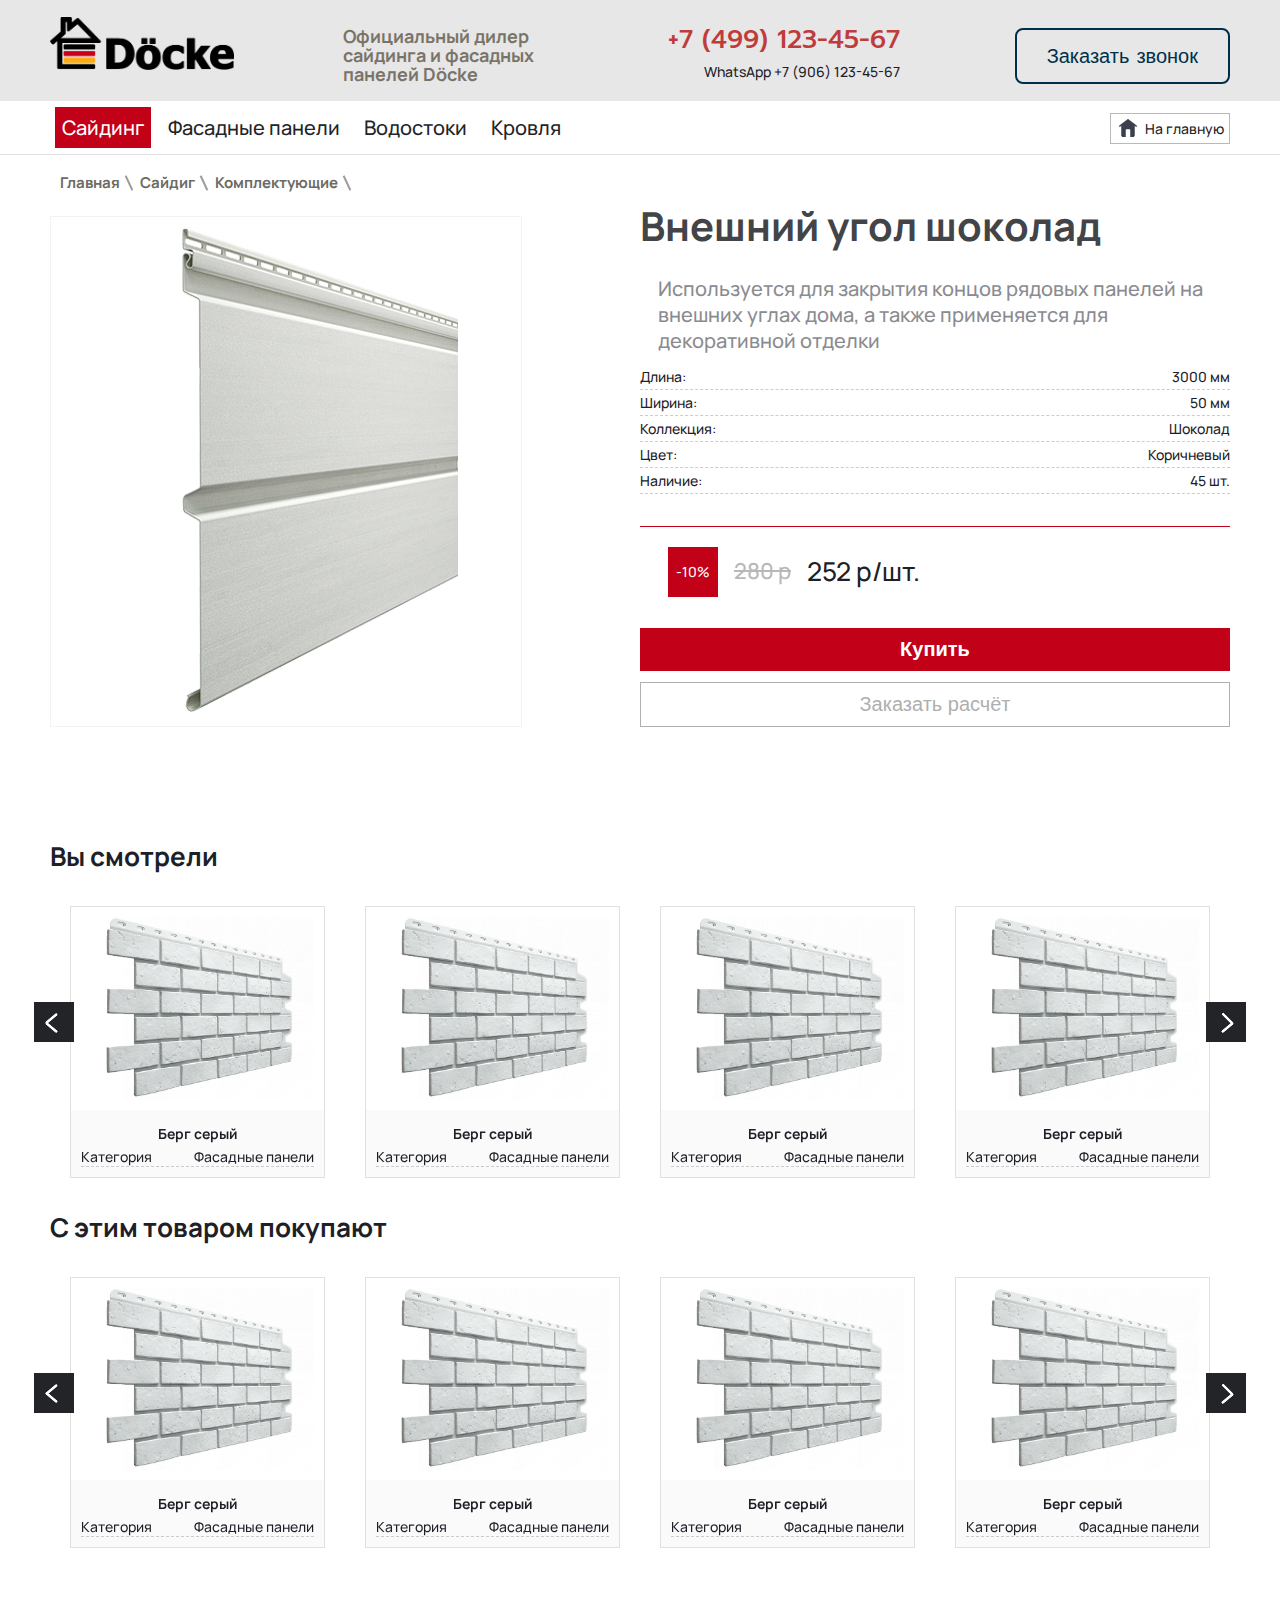
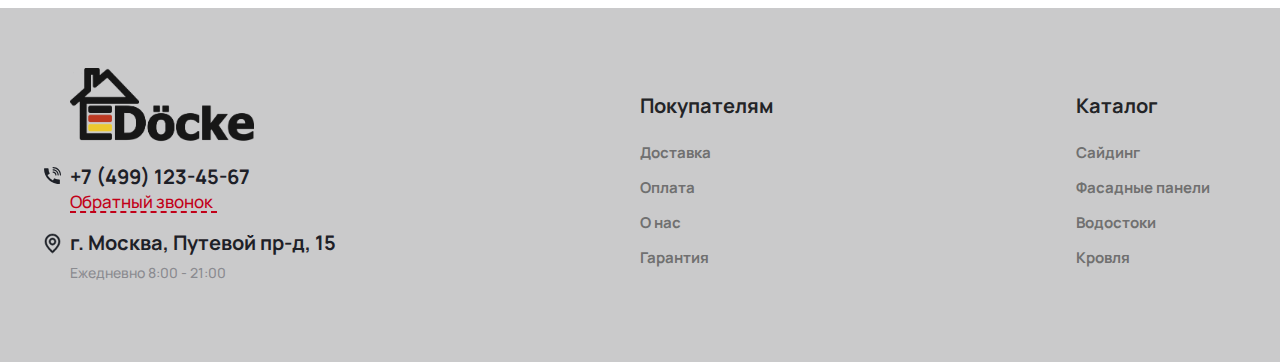
<file: product.html>
<!DOCTYPE html>
<html lang="en">
<head>
    <meta charset="UTF-8">
    <title>Title</title>
    <link rel="preconnect" href="https://fonts.googleapis.com">
    <link rel="preconnect" href="https://fonts.gstatic.com" crossorigin>
    <link href="https://fonts.googleapis.com/css2?family=Manrope:wght@400;500&family=Prompt:wght@500;700&display=swap"
          rel="stylesheet">
    <link rel="stylesheet" href="https://unpkg.com/swiper/swiper-bundle.min.css"/>
    <link rel="stylesheet" href="css/reset.css">
    <link rel="stylesheet" href="css/slick.css">
    <link rel="stylesheet" href="css/style.css">
</head>
<body>
<button class="scrollUp"></button>
<header class="header">
    <div class="container">
        <div class="header-wrapper">
            <div class="logo">
                <img src="images/icons/logo.webp" alt="logo" class="logo-img">
            </div>
            <div class="header-oficial-text">
                <p class="oficial-text">
                    Официальный дилер
                    сайдинга и фасадных
                    панелей Döcke
                </p>
            </div>
            <div class="header-phone">
                <div class="phone-num">
                    <a href="tel:+74991234567" class="phone-link">+7 (499) 123-45-67</a>
                </div>
                <div class="whatsapp">
                    <a href="https://web.whatsapp.com/send?phone=79061234567" class="whatsapp-link">WhatsApp +7 (906)
                        123-45-67</a>
                </div>
            </div>
            <button class="header-callback">
                <span>Заказать звонок</span>
            </button>
        </div>
    </div>
    <div class="header-bottom-wrapper">
        <div class="container">
            <div class="header-bottom-inner">
                <ul class="catalog-inner">
                    <li class="catalog-list-item">
                        <a href="#" class="catalog-link-item active">
                            Сайдинг
                        </a>
                    </li>
                    <li class="catalog-list-item">
                        <a href="#" class="catalog-link-item">
                            Фасадные панели
                        </a>
                    </li>
                    <li class="catalog-list-item">
                        <a href="#" class="catalog-link-item">
                            Водостоки
                        </a>
                    </li>
                    <li class="catalog-list-item">
                        <a href="#" class="catalog-link-item">
                            Кровля
                        </a>
                    </li>
                </ul>
                <a href="index.html" class="back-benefits">На главную</a>
            </div>
        </div>
    </div>
</header>

<div class="pagination-wrapper">
    <div class="container">
        <div class="pagination-inner">
            <div class="pagination-item">
                <a href="index.html" class="pagination-link">Главная</a>
            </div>
            <div class="pagination-item">
                <a href="siding.html" class="pagination-link">Сайдиг</a>
            </div>
            <div class="pagination-item">
                <a href="siding.html" class="pagination-link">Комплектующие</a>
            </div>
        </div>
    </div>
</div>





<section class="product-main">
    <div class="container">
        <div class="product-main-wrapper">
            <div class="product-img">
                <img src="images/popular-item/BRUS_D6S_PLOMBIR_PREV.png" alt="" class="product-img-inner">
            </div>
            <div class="product-description">
                <h1 class="product-title">Внешний угол шоколад</h1>
                <div class="description-wrapper">
                    <p class="description-text">Используется для закрытия
                        концов рядовых панелей на
                        внешних углах дома, а также
                        применяется для декоративной отделки
                    </p>
                    <div class="description-bottom">
                        <div class="description-data-wrapper">
                            <div class="description-name">
                                <span class="description-text-small">Длина:</span>
                            </div>
                            <div class="description-data">
                                <span class="description-text-small">3000 мм</span>
                            </div>
                        </div>
                       <div class="description-data-wrapper">
                           <div class="description-name">
                               <span class="description-text-small">Ширина:</span>
                           </div>
                           <div class="description-data">
                               <span class="description-text-small">50 мм</span>
                           </div>
                       </div>
                       <div class="description-data-wrapper">
                           <div class="description-name">
                               <span class="description-text-small">Коллекция:</span>
                           </div>
                           <div class="description-data">
                               <span class="description-text-small">Шоколад</span>
                           </div>
                       </div>
                       <div class="description-data-wrapper">
                           <div class="description-name">
                               <span class="description-text-small">Цвет:</span>
                           </div>
                           <div class="description-data">
                               <span class="description-text-small">Коричневый</span>
                           </div>
                       </div>
                        <div class="description-data-wrapper">
                            <div class="description-name">
                                <span class="description-text-small">Наличие:</span>
                            </div>
                            <div class="description-data">
                                <span class="description-text-small">45 шт.</span>
                            </div>
                        </div>
                    </div>
                </div>
                <div class="sale-wrapper">
                    <div class="product-sale">
                        <span class="sale-text">-10%</span>
                    </div>
                    <s class="old-price">280 р</s>
                    <p class="new-price">252 р/шт.</p>
                </div>
                <button class="by-now">Купить</button>
                <button class="calculate">Заказать расчёт</button>
            </div>
        </div>
    </div>
</section>

<section class="product-bottom">
    <div class="container">
        <p class="recent-title">Вы смотрели</p>
        <div class="recent-wrapper-slider">
            <div class="recent-product">
                <div class="recent-item">
                    <div class="recent-img-wrap">
                        <img src="images/fasad-panel/BERG_Seryy.png" alt="" class="recent-img">
                    </div>
                    <div class="recent-content-wrap">
                        <p class="recent-subtitle">Берг серый</p>
                        <div class="recent-category">
                            <span class="recent-name">Категория</span>
                            <span class="recent-name">Фасадные панели</span>
                        </div>
                    </div>
                </div>
            </div>
            <div class="recent-product">
                <div class="recent-item">
                    <div class="recent-img-wrap">
                        <img src="images/fasad-panel/BERG_Seryy.png" alt="" class="recent-img">
                    </div>
                    <div class="recent-content-wrap">
                        <p class="recent-subtitle">Берг серый</p>
                        <div class="recent-category">
                            <span class="recent-name">Категория</span>
                            <span class="recent-name">Фасадные панели</span>
                        </div>
                    </div>
                </div>
            </div>
            <div class="recent-product">
                <div class="recent-item">
                    <div class="recent-img-wrap">
                        <img src="images/fasad-panel/BERG_Seryy.png" alt="" class="recent-img">
                    </div>
                    <div class="recent-content-wrap">
                        <p class="recent-subtitle">Берг серый</p>
                        <div class="recent-category">
                            <span class="recent-name">Категория</span>
                            <span class="recent-name">Фасадные панели</span>
                        </div>
                    </div>
                </div>
            </div>
            <div class="recent-product">
                <div class="recent-item">
                    <div class="recent-img-wrap">
                        <img src="images/fasad-panel/BERG_Seryy.png" alt="" class="recent-img">
                    </div>
                    <div class="recent-content-wrap">
                        <p class="recent-subtitle">Берг серый</p>
                        <div class="recent-category">
                            <span class="recent-name">Категория</span>
                            <span class="recent-name">Фасадные панели</span>
                        </div>
                    </div>
                </div>
            </div>
            <div class="recent-product">
                <div class="recent-item">
                    <div class="recent-img-wrap">
                        <img src="images/fasad-panel/BERG_Seryy.png" alt="" class="recent-img">
                    </div>
                    <div class="recent-content-wrap">
                        <p class="recent-subtitle">Берг серый</p>
                        <div class="recent-category">
                            <span class="recent-name">Категория</span>
                            <span class="recent-name">Фасадные панели</span>
                        </div>
                    </div>
                </div>
            </div>
            <div class="recent-product">
                <div class="recent-item">
                    <div class="recent-img-wrap">
                        <img src="images/fasad-panel/BERG_Seryy.png" alt="" class="recent-img">
                    </div>
                    <div class="recent-content-wrap">
                        <p class="recent-subtitle">Берг серый</p>
                        <div class="recent-category">
                            <span class="recent-name">Категория</span>
                            <span class="recent-name">Фасадные панели</span>
                        </div>
                    </div>
                </div>
            </div>
            <div class="recent-product">
                <div class="recent-item">
                    <div class="recent-img-wrap">
                        <img src="images/fasad-panel/BERG_Seryy.png" alt="" class="recent-img">
                    </div>
                    <div class="recent-content-wrap">
                        <p class="recent-subtitle">Берг серый</p>
                        <div class="recent-category">
                            <span class="recent-name">Категория</span>
                            <span class="recent-name">Фасадные панели</span>
                        </div>
                    </div>
                </div>
            </div>
        </div>

        <p class="recent-title">С этим товаром покупают</p>
        <div class="recent-wrapper-slider">
            <div class="recent-product">
                <div class="recent-item">
                    <div class="recent-img-wrap">
                        <img src="images/fasad-panel/BERG_Seryy.png" alt="" class="recent-img">
                    </div>
                    <div class="recent-content-wrap">
                        <p class="recent-subtitle">Берг серый</p>
                        <div class="recent-category">
                            <span class="recent-name">Категория</span>
                            <span class="recent-name">Фасадные панели</span>
                        </div>
                    </div>
                </div>
            </div>
            <div class="recent-product">
                <div class="recent-item">
                    <div class="recent-img-wrap">
                        <img src="images/fasad-panel/BERG_Seryy.png" alt="" class="recent-img">
                    </div>
                    <div class="recent-content-wrap">
                        <p class="recent-subtitle">Берг серый</p>
                        <div class="recent-category">
                            <span class="recent-name">Категория</span>
                            <span class="recent-name">Фасадные панели</span>
                        </div>
                    </div>
                </div>
            </div>
            <div class="recent-product">
                <div class="recent-item">
                    <div class="recent-img-wrap">
                        <img src="images/fasad-panel/BERG_Seryy.png" alt="" class="recent-img">
                    </div>
                    <div class="recent-content-wrap">
                        <p class="recent-subtitle">Берг серый</p>
                        <div class="recent-category">
                            <span class="recent-name">Категория</span>
                            <span class="recent-name">Фасадные панели</span>
                        </div>
                    </div>
                </div>
            </div>
            <div class="recent-product">
                <div class="recent-item">
                    <div class="recent-img-wrap">
                        <img src="images/fasad-panel/BERG_Seryy.png" alt="" class="recent-img">
                    </div>
                    <div class="recent-content-wrap">
                        <p class="recent-subtitle">Берг серый</p>
                        <div class="recent-category">
                            <span class="recent-name">Категория</span>
                            <span class="recent-name">Фасадные панели</span>
                        </div>
                    </div>
                </div>
            </div>
            <div class="recent-product">
                <div class="recent-item">
                    <div class="recent-img-wrap">
                        <img src="images/fasad-panel/BERG_Seryy.png" alt="" class="recent-img">
                    </div>
                    <div class="recent-content-wrap">
                        <p class="recent-subtitle">Берг серый</p>
                        <div class="recent-category">
                            <span class="recent-name">Категория</span>
                            <span class="recent-name">Фасадные панели</span>
                        </div>
                    </div>
                </div>
            </div>
            <div class="recent-product">
                <div class="recent-item">
                    <div class="recent-img-wrap">
                        <img src="images/fasad-panel/BERG_Seryy.png" alt="" class="recent-img">
                    </div>
                    <div class="recent-content-wrap">
                        <p class="recent-subtitle">Берг серый</p>
                        <div class="recent-category">
                            <span class="recent-name">Категория</span>
                            <span class="recent-name">Фасадные панели</span>
                        </div>
                    </div>
                </div>
            </div>
            <div class="recent-product">
                <div class="recent-item">
                    <div class="recent-img-wrap">
                        <img src="images/fasad-panel/BERG_Seryy.png" alt="" class="recent-img">
                    </div>
                    <div class="recent-content-wrap">
                        <p class="recent-subtitle">Берг серый</p>
                        <div class="recent-category">
                            <span class="recent-name">Категория</span>
                            <span class="recent-name">Фасадные панели</span>
                        </div>
                    </div>
                </div>
            </div>
        </div>
    </div>
</section>

<footer class="footer">
    <div class="container">
        <div class="footer-wrapper">
            <div class="contact">
                <div class="logo">
                    <img src="images/logo-bottom.png" alt="logo" class="logo-img">
                </div>
                <div class="phone-item">
                    <span class="phone-top"></span>
                    <a href="tel:+74991234567" class="phone-link-footer">+7 (499) 123-45-67</a>
                    <a href="#" class="bottom-callback">Обратный звонок</a>
                </div>
                <div class="address">
                    <span class="city-name">г. Москва, Путевой пр-д, 15 </span>
                    <span class="working-mode">Ежедневно 8:00 - 21:00</span>
                </div>
            </div>
            <div class="menu">
                <div class="byers">
                    <p class="list-title">Покупателям</p>
                    <ul class="list-byers">
                        <li class="list-item">
                            <a href="#" class="byers-link">
                                Доставка
                            </a>
                        </li>
                        <li class="list-item">
                            <a href="#" class="byers-link">
                                Оплата
                            </a>
                        </li>
                        <li class="list-item">
                            <a href="#" class="byers-link">
                                О нас
                            </a>
                        </li>
                        <li class="list-item">
                            <a href="#" class="byers-link">
                                Гарантия
                            </a>
                        </li>
                    </ul>
                </div>
                <div class="catalog">
                    <p class="list-title">Каталог</p>
                    <ul class="catalog-list">
                        <li class="list-item">
                            <a href="#" class="catalog-link">
                                Сайдинг
                            </a>
                        </li>
                        <li class="list-item">
                            <a href="#" class="catalog-link">
                                Фасадные панели
                            </a>
                        </li>
                        <li class="list-item">
                            <a href="#" class="catalog-link">
                                Водостоки
                            </a>
                        </li>
                        <li class="list-item">
                            <a href="#" class="catalog-link">
                                Кровля
                            </a>
                        </li>
                    </ul>
                </div>
            </div>
        </div>
    </div>
</footer>
<script src="js/jquery-3.6.0.min.js"></script>
<script src="js/loopcounter.js"></script>
<script src="js/slick.js"></script>
<script src="js/main.js"></script>
</body>
</html>
</file>
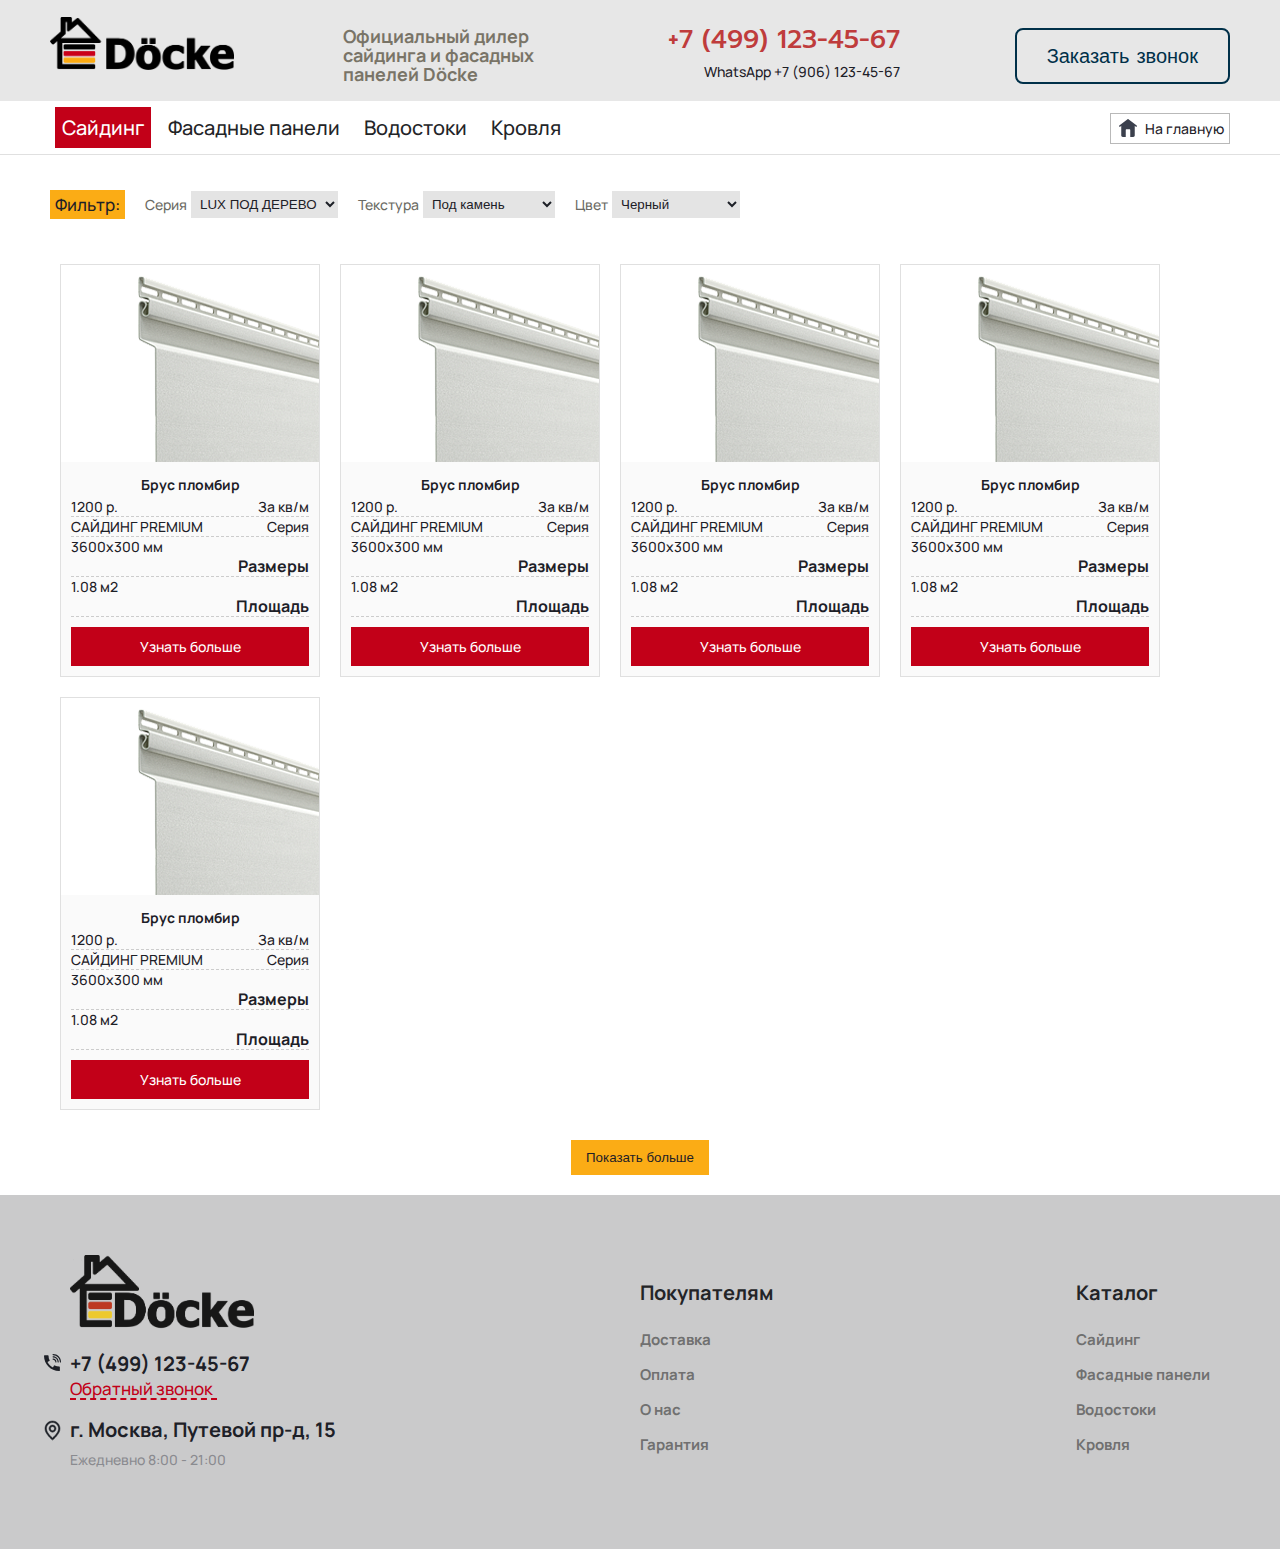
<file: siding.html>
<!DOCTYPE html>
<html lang="en">
<head>
    <meta charset="UTF-8">
    <title>Title</title>
    <link rel="preconnect" href="https://fonts.googleapis.com">
    <link rel="preconnect" href="https://fonts.gstatic.com" crossorigin>
    <link href="https://fonts.googleapis.com/css2?family=Manrope:wght@400;500&family=Prompt:wght@500;700&display=swap"
          rel="stylesheet">
    <link rel="stylesheet" href="https://unpkg.com/swiper/swiper-bundle.min.css"/>
    <link rel="stylesheet" href="css/reset.css">
    <link rel="stylesheet" href="css/slick.css">
    <link rel="stylesheet" href="css/style.css">
</head>
<body>
<button class="scrollUp"></button>
<header class="header">
    <div class="container">
        <div class="header-wrapper">
            <div class="logo">
                <img src="images/icons/logo.webp" alt="logo" class="logo-img">
            </div>
            <div class="header-oficial-text">
                <p class="oficial-text">
                    Официальный дилер
                    сайдинга и фасадных
                    панелей Döcke
                </p>
            </div>
            <div class="header-phone">
                <div class="phone-num">
                    <a href="tel:+74991234567" class="phone-link">+7 (499) 123-45-67</a>
                </div>
                <div class="whatsapp">
                    <a href="https://web.whatsapp.com/send?phone=79061234567" class="whatsapp-link">WhatsApp +7 (906)
                        123-45-67</a>
                </div>
            </div>
            <button class="header-callback">
                <span>Заказать звонок</span>
            </button>
        </div>
    </div>
    <div class="header-bottom-wrapper">
        <div class="container">
            <div class="header-bottom-inner">
                <ul class="catalog-inner">
                    <li class="catalog-list-item">
                        <a href="#" class="catalog-link-item active">
                            Сайдинг
                        </a>
                    </li>
                    <li class="catalog-list-item">
                        <a href="#" class="catalog-link-item">
                            Фасадные панели
                        </a>
                    </li>
                    <li class="catalog-list-item">
                        <a href="#" class="catalog-link-item">
                            Водостоки
                        </a>
                    </li>
                    <li class="catalog-list-item">
                        <a href="#" class="catalog-link-item">
                            Кровля
                        </a>
                    </li>
                </ul>
                <a href="index.html" class="back-benefits">На главную</a>
            </div>
        </div>
    </div>
</header>


<section class="catalog-2">
    <div class="container">
        <div class="catalog-wrap">
            <div class="filter-catalog">
                <span class="filter-title">Фильтр:</span>
                <div class="filter-wrapper">
                    <div class="filter-item">
                        <span class="filter-text">Серия</span>
                        <select class="texture-container">
                            <option value="t1" selected>LUX ПОД ДЕРЕВО</option>
                            <option value="t2">Брус D6S</option>
                            <option value="t3">Софиты LUX</option>
                            <option value="t4">Ёлочка D5C</option>
                            <option value="t4">Premium</option>
                        </select>
                    </div>
                    <div class="filter-item">
                        <span class="filter-text">Текстура</span>
                        <select class="texture-container">
                            <option value="t1" selected>Под камень</option>
                            <option value="t2">Под дерево</option>
                            <option value="t3">Блок хаус</option>
                            <option value="t4">Под бревно</option>
                            <option value="t4">Имитация бруса</option>
                        </select>
                    </div>
                    <div class="filter-item">
                        <span class="filter-text">Цвет</span>
                        <select class="color-container">
                            <option value="t1" selected>Черный</option>
                            <option value="t2">Коричневый</option>
                            <option value="t3">Песочный</option>
                            <option value="t4">Гранит красный</option>
                            <option value="t4">Белый</option>
                        </select>
                    </div>
                </div>
            </div>
            <div class="catalog-item">
                <div class="prod-item">
                    <a href="#" class="prod-link">
                        <img src="images/popular-item/BRUS_D6S_PLOMBIR_PREV.png" alt="" class="prod-img">
                    </a>
                    <div class="prod-bottom-text">
                        <span class="prod-text">Брус пломбир</span>
                        <div class="price-wrap">
                            <span class="prod-price">1200 p.</span>
                            <span class="prod-name">За кв/м</span>
                        </div>
                        <div class="model-wrap">
                            <span class="prod-model">САЙДИНГ PREMIUM</span>
                            <span class="model-name">Серия</span>
                        </div>
                        <div class="width-height-wrap">
                            <span class="prod-width-height">3600x300 мм</span>
                            <span class="category-name">Размеры</span>
                        </div>
                        <div class="square-wrapper">
                            <span class="prod-width-height">1.08 м<sup>2</sup></span>
                            <span class="category-name">Площадь</span>
                        </div>
                        <a href="#" class="prod-bye">Узнать больше</a>
                    </div>
                </div>
                <div class="prod-item">
                    <a href="#" class="prod-link">
                        <img src="images/popular-item/BRUS_D6S_PLOMBIR_PREV.png" alt="" class="prod-img">
                    </a>
                    <div class="prod-bottom-text">
                        <span class="prod-text">Брус пломбир</span>
                        <div class="price-wrap">
                            <span class="prod-price">1200 p.</span>
                            <span class="prod-name">За кв/м</span>
                        </div>
                        <div class="model-wrap">
                            <span class="prod-model">САЙДИНГ PREMIUM</span>
                            <span class="model-name">Серия</span>
                        </div>
                        <div class="width-height-wrap">
                            <span class="prod-width-height">3600x300 мм</span>
                            <span class="category-name">Размеры</span>
                        </div>
                        <div class="square-wrapper">
                            <span class="prod-width-height">1.08 м<sup>2</sup></span>
                            <span class="category-name">Площадь</span>
                        </div>
                        <a href="#" class="prod-bye">Узнать больше</a>
                    </div>
                </div>
                <div class="prod-item">
                    <a href="#" class="prod-link">
                        <img src="images/popular-item/BRUS_D6S_PLOMBIR_PREV.png" alt="" class="prod-img">
                    </a>
                    <div class="prod-bottom-text">
                        <span class="prod-text">Брус пломбир</span>
                        <div class="price-wrap">
                            <span class="prod-price">1200 p.</span>
                            <span class="prod-name">За кв/м</span>
                        </div>
                        <div class="model-wrap">
                            <span class="prod-model">САЙДИНГ PREMIUM</span>
                            <span class="model-name">Серия</span>
                        </div>
                        <div class="width-height-wrap">
                            <span class="prod-width-height">3600x300 мм</span>
                            <span class="category-name">Размеры</span>
                        </div>
                        <div class="square-wrapper">
                            <span class="prod-width-height">1.08 м<sup>2</sup></span>
                            <span class="category-name">Площадь</span>
                        </div>
                        <a href="#" class="prod-bye">Узнать больше</a>
                    </div>
                </div>
                <div class="prod-item">
                    <a href="#" class="prod-link">
                        <img src="images/popular-item/BRUS_D6S_PLOMBIR_PREV.png" alt="" class="prod-img">
                    </a>
                    <div class="prod-bottom-text">
                        <span class="prod-text">Брус пломбир</span>
                        <div class="price-wrap">
                            <span class="prod-price">1200 p.</span>
                            <span class="prod-name">За кв/м</span>
                        </div>
                        <div class="model-wrap">
                            <span class="prod-model">САЙДИНГ PREMIUM</span>
                            <span class="model-name">Серия</span>
                        </div>
                        <div class="width-height-wrap">
                            <span class="prod-width-height">3600x300 мм</span>
                            <span class="category-name">Размеры</span>
                        </div>
                        <div class="square-wrapper">
                            <span class="prod-width-height">1.08 м<sup>2</sup></span>
                            <span class="category-name">Площадь</span>
                        </div>
                        <a href="#" class="prod-bye">Узнать больше</a>
                    </div>
                </div>
                <div class="prod-item">
                    <a href="#" class="prod-link">
                        <img src="images/popular-item/BRUS_D6S_PLOMBIR_PREV.png" alt="" class="prod-img">
                    </a>
                    <div class="prod-bottom-text">
                        <span class="prod-text">Брус пломбир</span>
                        <div class="price-wrap">
                            <span class="prod-price">1200 p.</span>
                            <span class="prod-name">За кв/м</span>
                        </div>
                        <div class="model-wrap">
                            <span class="prod-model">САЙДИНГ PREMIUM</span>
                            <span class="model-name">Серия</span>
                        </div>
                        <div class="width-height-wrap">
                            <span class="prod-width-height">3600x300 мм</span>
                            <span class="category-name">Размеры</span>
                        </div>
                        <div class="square-wrapper">
                            <span class="prod-width-height">1.08 м<sup>2</sup></span>
                            <span class="category-name">Площадь</span>
                        </div>
                        <a href="#" class="prod-bye">Узнать больше</a>
                    </div>
                </div>
            </div>
            <div class="bottom-pagination">
                <button class="view-more">
                    <span>Показать больше</span>
                </button>
            </div>
        </div>
    </div>
</section>

<footer class="footer">
    <div class="container">
        <div class="footer-wrapper">
            <div class="contact">
                <div class="logo">
                    <img src="images/logo-bottom.png" alt="logo" class="logo-img">
                </div>
                <div class="phone-item">
                    <span class="phone-top"></span>
                    <a href="tel:+74991234567" class="phone-link-footer">+7 (499) 123-45-67</a>
                    <a href="#" class="bottom-callback">Обратный звонок</a>
                </div>
                <div class="address">
                    <span class="city-name">г. Москва, Путевой пр-д, 15 </span>
                    <span class="working-mode">Ежедневно 8:00 - 21:00</span>
                </div>
            </div>
            <div class="menu">
                <div class="byers">
                    <p class="list-title">Покупателям</p>
                    <ul class="list-byers">
                        <li class="list-item">
                            <a href="#" class="byers-link">
                                Доставка
                            </a>
                        </li>
                        <li class="list-item">
                            <a href="#" class="byers-link">
                                Оплата
                            </a>
                        </li>
                        <li class="list-item">
                            <a href="#" class="byers-link">
                                О нас
                            </a>
                        </li>
                        <li class="list-item">
                            <a href="#" class="byers-link">
                                Гарантия
                            </a>
                        </li>
                    </ul>
                </div>
                <div class="catalog">
                    <p class="list-title">Каталог</p>
                    <ul class="catalog-list">
                        <li class="list-item">
                            <a href="#" class="catalog-link">
                                Сайдинг
                            </a>
                        </li>
                        <li class="list-item">
                            <a href="#" class="catalog-link">
                                Фасадные панели
                            </a>
                        </li>
                        <li class="list-item">
                            <a href="#" class="catalog-link">
                                Водостоки
                            </a>
                        </li>
                        <li class="list-item">
                            <a href="#" class="catalog-link">
                                Кровля
                            </a>
                        </li>
                    </ul>
                </div>
            </div>
        </div>
    </div>
</footer>
<script src="js/jquery-3.6.0.min.js"></script>
<script src="js/loopcounter.js"></script>
<script src="js/slick.js"></script>
<script src="js/main.js"></script>
</body>
</html>
</file>
<file: css/style.css>
@import "siding.css";
@import "product.css";

*,
*::before,
*::after {
    box-sizing: border-box;
}

a {
    color: inherit;
    text-decoration: none;
}

button {
    border: none;
    background-color: transparent;
    cursor: pointer;
    color: inherit;
}

.scrollUp {
    content: '';
    display: none;
    border: none;
    position: fixed;
    bottom: 25px;
    right: 25px;
    width: 41px;
    height: 41px;
    background-color: #fbac15;
    background-repeat: no-repeat;
    z-index: 3;
}

.scrollUp:hover {
    transition: all .2s ease;
    background-color: #C2870FFF;
}

.scrollUp::after {
    content: '';
    position: fixed;
    width: 17px;
    border-bottom: 3px solid #232427;
    right: 31px;
    z-index: 4;
    transform: rotate(45deg);

}

.scrollUp::before {
    content: '';
    position: fixed;
    width: 17px;
    border-bottom: 3px solid #232427;
    right: 41px;
    z-index: 4;
    transform: rotate(135deg);

}


li{
    list-style: none;
}

/* font-family: 'Manrope', sans-serif;
font-family: 'Prompt', sans-serif;
 */

/* #fbac15 --желтый */
/* #ca0019-- красный */

body {
    color: #1D2027;
    font-family: "Manrope", sans-serif;
    font-size: 14px;
    line-height: 19px;
    font-weight: 500;
}

.modal-wrapper {
    display: none;
    position: absolute;
    max-width: 500px;
    width: 50%;
    height: 250px;
    background: #232427;
    top: 32%;
    right: 31%;
    z-index: 10;
    border-radius: 8px;
    padding: 20px;
}

.input-text {
    position: relative;
    display: block;
    font-size: 18px;
    font-weight: 700;
    margin-top: 30px;
    text-align: center;
    color: white;
}

.close-btn {
    position: absolute;
    content: '';
    width: 30px;
    height: 30px;
    right: 10px;
    top: 18px;

}

.close-btn::after {
    position: absolute;
    content: '';
    border-bottom: 2px solid #fff;
    width: 23px;
    right: 10px;
    top: 8px;
    transform: rotate(45deg);
}

.close-btn::before {
    position: absolute;
    content: '';
    border-bottom: 2px solid #fff;
    width: 23px;
    right: 10px;
    top: 8px;
    transform: rotate(316deg);
}

.input-item {
    padding: 8px;
    margin-top: 10px;
    width: 100%;
}

.modal-inner {
    display: flex;
    justify-content: space-between;
}

.modal-btn {
    display: block;
    margin-top: 30px;
    padding: 10px 40px;
    background: #fbac15;
}

.container {
    max-width: 1220px;
    margin-left: auto;
    margin-right: auto;
    padding: 0 20px;
}

.header {
    padding: 10px 0 0;
    background-color: #e7e7e7;
}

.header-wrapper {
    display: flex;
    justify-content: space-between;
    align-items: center;
}

.logo {
    max-width: 184px;
    padding-bottom: 20px;
}

.logo-img {
    width: 100%;
}

.header-oficial-text {
    max-width: 226px;
}

.oficial-text {
    color: #797467;
    padding: 15px;
    font-weight: 700;
    font-size: 18px;
}

.header-phone {
    max-width: 296px;
    padding: 20px;
}

.phone-link {
    position: relative;
    color: #bf3c3c;
    font-size: 26px;
    font-weight: 500;
    font-family: "Prompt", sans-serif;
}


.mobile {
    font-size: 0;
}

.phone-link:hover {
    color: #003049;
    text-decoration: underline;
    font-weight: 700;
}

.whatsapp {
    text-align: end;
    padding-top: 10px;
}

.whatsapp-link {
    position: relative;
}

.whatsapp-link:hover {
    text-decoration: underline;
    font-weight: 700;
}

.header-callback {
    font-size: 20px;
    color: #003049;
    border: 2px solid #003049;
    padding: 11px 30px;
    border-radius: 8px;
    font-weight: 500;
    font-family: "Prompt", sans-serif;
}

.header-callback:hover {
    color: #ca0019;
    border: 2px solid #ca0019;
}

.main {
    padding: 90px 0 90px;
    background-color: #fafafa;
    position: relative;
}

.main-content {
    display: flex;
    justify-content: space-between;
    align-items: center;
}

.text-wrapper {
    width: 40%;
}

.main-title {
    font-weight: 700;
    font-size: 32px;
    line-height: 46px;
    color: #31302e;
}

.red-title {
    color: #c20018;
}

.yelloy-title {
    color: #fbac15;
}

.bg-main {
    max-width: 60%;
}

.bg-img {
    width: 100%;
}

.item-text {
    margin-left: 20px;
    font-size: 21px;
    font-weight: 400;
    color: #6b6b64;
}


.content-inner {
    max-width: 300px;
}

.add-sale {
    font-size: 20px;
    font-weight: 500;
    margin-top: 20px;
    padding: 15px 46px;
    background: #fbac15;
    color: #000;
    border-radius: 8px;
}

.add-sale:hover {
    color: #fff;
}

.sale-sale {
    padding-top: 22px;
    text-align: center;
    font-size: 18px;
}

.counter-wrapper {
    margin-top: 58px;
}

.text-counter {
    color: #c20018;
    font-size: 23px;
}

.counter-inner {
    padding-top: 18px;
    display: flex;
}

.counter-item {
    display: flex;
    flex-direction: column;
    justify-content: space-around;
    width: 80px;
    height: 80px;
    border: 2px solid #23242775;
    border-radius: 8px;
    padding: 10px;
    margin: 3px;
}

.counter-hours,
.counter-days,
.counter-minutes,
.counter-seconds {
    text-align: center;
    color: #c20018;
    font-size: 40px;
}

.counter-text {
    color: #d3d3d3;
    font-size: 12px;
    display: block;
    text-align: center;
}

.reasons {
    padding: 90px 0 90px;
}

.big-decor {
    text-align: center;
    font-size: 85px;
    color: #c20018;
    margin-right: 4px;
}

.reasons-decor-text {
    font-weight: 500;
    font-size: 32px;
    line-height: 54px;
    color: #797467;
    padding-bottom: 40px;
}

.reasons-content {
    display: flex;
    align-items: baseline;
}

.reasons-inner {
    display: flex;
    justify-content: space-between;
    align-items: center;
}

.reasons-item {
    display: flex;
    padding: 7px 0;
    align-items: center;
}

.reasons-num {
    font-size: 40px;
    font-weight: 700;
    color: #b7b7b7;
}

.reasons-text {
    font-size: 20px;
    font-weight: 700;
    margin-left: 20px;
    line-height: 30px;
}

.reasons-decor {
    position: relative;
    display: block;
    border: 2px solid #ca0019;
    width: 20px;
    height: 2px;
    border-radius: 10px;
}

.reasons-decor::after {
    position: absolute;
    content: "";
    border: 2px solid #000;
    width: 20px;
    height: 2px;
    top: -9px;
    left: -2px;
    border-radius: 10px;
}

.reasons-decor::before {
    position: absolute;
    content: "";
    border: 2px solid #fbac15;
    width: 20px;
    height: 2px;
    top: 5px;
    left: -2px;
    border-radius: 10px;
}

.item-wrapper {
    margin-left: 50px;
}

.reasons-bg {
    max-width: 500px;
    position: relative;
}

.decor-bg {
    width: 100%;
}

.pulse {
    position: absolute;
    border: 2px solid #cd5a69b8;
    border-radius: 50%;
    height: 380px;
    width: 380px;
    left: -50%;
    opacity: 0;
    top: -30px;
    z-index: -1;
    animation: pulseCenter 6s linear;
    animation-iteration-count: infinite;
}

.pulse.pulse-2 {
    animation-delay: 2s;
}

.pulse.pulse-3 {
    animation-delay: 4s;
}

@keyframes pulseCenter {
    0% {
        transform: scale(0.1);
        opacity: 0;
    }
    50% {
        opacity: 1;
    }
    100% {
        transform: scale(1.2);
        opacity: 0;
    }
}

.product {
    padding: 90px 0 90px;
    background-color: #fafafa;
}

.product-main-title {
    text-align: center;
    font-weight: 700;
    font-size: 40px;
    line-height: 54px;
    color: #797467;
}

.product-category-tabs {
    margin-top: 30px;
    display: flex;
    justify-content: center;
}

.category-tabs-item {
    max-width: 172px;
    padding: 10px;
    margin: 10px;
}

.tabs-img-wrap {
    background-color: #cecece;
    overflow: hidden;
    width: 150px;
    height: 150px;
    border-radius: 50%;
}

.tabs-img-wrap:hover {
    border: 4px solid #6b6b64;
}

.tabs-img-wrap.active {
    border: 4px solid #c20018;
}

.category-img {
    width: 100%;
}

.category-name {
    font-size: 16px;
    font-weight: 700;
    margin-top: 20px;
    text-align: center;
}

.product-subcategory-tabs {
    margin-top: 20px;
    padding: 15px 0 15px;
    display: flex;
    justify-content: center;
}

.subcategory-item {
    margin: 0 10px;
}

.subcategory-link {
    border: 2px solid #65676c;
    border-radius: 8px;
    padding: 7px;
    font-size: 16px;
}

.subcategory-link:hover {
    border: 2px solid #232427;
}

.subcategory-link.active {
    border:2px solid #c20018;
    color: #c20018;
}

.product-card-wrapper {
    margin-top: 50px;
    display: flex;
    justify-content: space-between;
    flex-wrap: wrap;
}

.card-item {
    margin: 5px;
    border-radius: 8px;
    border: 1px solid #cbcbcb;
    max-width: 23%;
    display: flex;
    flex-direction: column;
}

.card-item:hover {
    border: 1px solid #c20018;
}

.card-inner-img {
    padding: 20px;
}

.card-img {
    width: 100%;
}

.card-description {
    display: flex;
    flex-direction: column;
    padding: 20px;
    flex-grow: 1;
}

.card-title {
    font-size: 16px;
    font-weight: 700;
    margin-bottom: 15px;
}

.card-price-wrap {
    margin-bottom: 20px;
}

.price-name {
    color: #8b8b88;
}

.price-data {
    font-size: 16px;
    font-weight: 700;
}

.card-link {
    padding: 10px;
    background-color: #c20018;
    border-radius: 8px;
    color: white;
    text-align: center;
    width: 100%;
}


.category-counter {
    margin-left: 32px;
}

.siries-num,
.siries-text {
    font-size: 18px;
    color: #c20018;
}

.category-title {
    font-size: 33px;
}

.view-all-category {
    position: relative;
    padding: 10px 38px 10px 10px;
    background-color: #ccc;
}

.view-all-category::after {
    position: absolute;
    content: '';
    border-bottom: 2px solid #c20018;
    width: 15px;
    height: 1px;
    right: 16px;
    top: 50%;
}

.view-all-category::before {
    position: absolute;
    content: '';
    border-bottom: 2px solid #c20018;
    width: 5px;
    height: 1px;
    right: 16px;
    top: 46%;
    transform: rotate(45deg);
}

.view-all-category:hover {
    background-color: #fbac15;
    color: white;
}

.view-all-category span {
    font-size: 14px;
    color: #c20018;
}

.products-siries-inner {
    display: flex;
    flex-wrap: wrap;
}

.products-siries-item {
    display: flex !important;
    flex-direction: column;
    justify-content: end;
    background-color: #fff;
    max-width: 275px;
    margin: 10px;
    padding: 10px;
    border: 1px solid #e0e0e0;
    overflow: hidden;
}

.prewiev-img {
    transition: all .4s ease-in-out;
    width: 100%;
}

.prewiev-img:hover {
    transform: scale(0.95);
}

.products-siries-id {
    text-align: center;
    font-weight: 700;
    font-size: 16px;
    padding: 10px 0 10px;
}

.popular-product {
    padding: 90px 0 90px;
}

.popular-inner {
    position: relative;
}

.popular-item {
    display: flex !important;
    max-width: 371px;
    height: 510px;
    border: 1px solid #e0e0e0;
    margin: 10px;
    flex-direction: column;
    justify-content: space-between;
    transition: all .3s ease-in-out;
}

.popular-item:hover {
    transform: scale(1.005);
    box-shadow: 4px 4px 36px -4px rgba(34, 60, 80, 0.28);
}

.popular-link {
    display: block;
    padding: 10px;
    overflow: hidden;
}

.popular-img {
    width: 100%;
}

.popular-bottom-text {
    padding: 10px;
    width: 100%;
    background-color: #fafafa;
    display: flex;
    flex-direction: column;
}

.popular-text {
    padding: 12px;
    font-size: 22px;
    font-weight: 700;
    font-family: 'Prompt', sans-serif;
}

.popular-price {
    display: block;
    font-size: 20px;
    border-bottom: 1px dashed #cccccc;
    line-height: 35px;
}

.popular-category {
    display: block;
    font-size: 20px;
    border-bottom: 1px dashed #cccccc;
    line-height: 35px;
}

.popular-bye {
    margin-top: 10px;
    display: block;
    text-align: center;
    padding: 10px 15px;
    background-color: #c20018;
    color: white;
}

.slick-prev {
    position: absolute;
    font-size: 0;
    width: 40px;
    height: 40px;
    background-color: #232427;
    bottom: 50%;
    left: -16px;
    z-index: 1;
}

.slick-next {
    position: absolute;
    font-size: 0;
    width: 40px;
    height: 40px;
    background-color: #232427;
    bottom: 50%;
    right: -16px;
    z-index: 1;
}

.slick-next:hover {
    background-color: #c20018;
    transition: all .3s ease-in-out;
    transform: scale(1.3);
    box-shadow: 4px 4px 18px 9px rgba(146, 146, 146, 0.3);
}

.slick-prev:hover {
    background-color: #c20018;
    transition: all .3s ease-in-out;
    transform: scale(1.3);
    box-shadow: 4px 4px 18px 9px rgba(146, 146, 146, 0.3);
}

.slick-prev::after {
    position: absolute;
    content: '';
    border-bottom: 3px solid #fff;
    width: 15px;
    left: 10px;
    border-radius: 6px;
    bottom: 54%;
    transform: rotate(320deg);
}

.slick-prev::before {
    position: absolute;
    content: '';
    border-bottom: 3px solid #fff;
    width: 15px;
    left: 10px;
    border-radius: 6px;
    bottom: 33%;
    transform: rotate(220deg);
}

.slick-next::after {
    position: absolute;
    content: '';
    border-bottom: 3px solid #fff;
    width: 15px;
    left: 14px;
    border-radius: 6px;
    bottom: 54%;
    transform: rotate(45deg);
}

.slick-next::before {
    position: absolute;
    content: '';
    border-bottom: 3px solid #fff;
    width: 15px;
    left: 14px;
    border-radius: 6px;
    bottom: 32%;
    transform: rotate(320deg);
}

.slick-slide {
    margin: 10px;
}

.benefits {
    padding: 60px 0 60px;
    background-color: #1D2027;
}

.benefits-title {
    padding: 70px 0 70px;
    text-align: center;
    font-size: 32px;
    color: white;
}

.benefits__wrapper-item {
    display: flex;
    margin-bottom: 85px;
    height: 267px;
}

.content-img1 {
    width: 70%;
    background-image: url(../images/benefits/Фасадные-панели-Docke-Klinker-под-клинкерный-кирпич-цвета-Каракумы.png);
}

.content-img2 {
    width: 70%;
    background-image: url(../images/benefits/Гибкая-черепица-Docke-PREMIUM-ШЕФФИЛД-Фладен-купить-мягкую-кровлю-Дёке.png);
}

.content-img3 {
    width: 70%;
    background-image: url(../images/benefits/Купить-водостоки-для-крыши-—-цены-на-пластиковые-водосточные-системы-«Дёке».png);
}

.content-img4 {
    width: 70%;
    background-image: url(../images/benefits/Pdf.png);
}

.benefits-img {
    width: 100%;
    display: block;
}

.benefits-content {
    width: 30%;
    background-color: #fff;
    padding: 35px;
    display: flex;
    flex-direction: column;
    justify-content: space-between;
}

.benefits-subtitle {
    font-size: 18px;
    padding-top: 40px;
}

.content-top {
    display: flex;
    justify-content: space-between;
    align-items: center;
}

.num-item {
    color: #c20018;
    font-size: 18px;
    font-weight: 700;
}

.decor-item {
    display: block;
    position: relative;
}

.decor-item::before {
    position: absolute;
    content: '';
    width: 16px;
    border-bottom: 3px solid #c20018;
    top: 0;
    right: 0;
}

.decor-item::after {
    position: absolute;
    content: '';
    width: 16px;
    border-bottom: 3px solid #c20018;
    top: 0;
    right: 0;
    transform: rotate(90deg);
}

.benefits-text {
    color: #8A8B90;
}

.slick-dots {
    display: flex;
    margin-left: 5%;
    font-size: 0;
}

li.slick-active {
    background-color: #c20018;
}

.slick-dots > li {
    width: 8px;
    height: 8px;
    border-radius: 90px;
    border: 1px solid #c20018;
    margin: 0 3px;
}

.slick-dots li button {
    font-size: 0;
}

.review {
    padding: 90px 0 90px;
}

.view-all-review {
    width: 162px;
    display: flex;
    justify-content: space-between;
    align-items: center;
    padding: 12px;
    margin-bottom: 10px;
    background-color: #ccc;
}

.view-all-review span {
    display: block;
}

.review-item {
    position: relative;
    background: #F4F6F8;
    height: 300px;
}

.review-img-wrap {
    position: absolute;
    right: 35px;
    bottom: -19%;
    width: 315px;
    height: 315px;
    background-repeat: no-repeat;
    background-position: center;
    background-size: contain;
    border-radius: 50%;
}

.review-img {
    width: 100%;
    display: block;
    border-radius: 5%;
}

.review-content {
    width: 66%;
    padding: 25px;
}

.review-content-top {
    border-bottom: 1px solid #E3E3E3FF;
    padding: 8px;
}

.review-name {
    font-size: 22px;
    color: #000;
    line-height: 20px;
}

.review-date {
    color: #8A8B90;
    margin-left: 20px;
}

.review-plus,
.review-content-main {
    display: flex;
}

.plus-text {
    margin-left: 11px;
}

.review-minus,
.review-content-main {
    margin-top: 20px;
    display: flex;
}

.review-content-middle {
    margin-top: 20px;
}

.review-descr {
    color: #8A8B90;
    margin-right: 10px;
}

.jobs {
    padding: 90px 0 175px;
    background: #F4F6F8;
}

.jobs-inner {
    display: grid;
    grid-gap: 10px;
    grid-template-columns: repeat(4, 1fr);
    grid-template-rows: repeat(2, 1fr);
}

.jobs-item {
    overflow: hidden;
    position: relative;
    border-radius: 2%;
}

.jobs-img {
    transform: scale(3);
    width: 100%;
    z-index: 1;
    filter: grayscale(100%) blur(1px) brightness(68%);
}

.jobs-img:hover {
    filter: grayscale(0);
    transform: scale(1.1);
    transition: all .3s ease-in-out;
    z-index: -1;
}

.jobs-content {
    position: absolute;
    z-index: 1;
    width: 100%;
}

.jobs-wrap-text {
    padding: 30px;
    display: flex;
    justify-content: space-between;
}

.text-item,
.jobs-num {
    color: white;
    font-size: 21px;
    line-height: 28px;
}

.jobs-link {
    display: block;
    background-color: #fbac15;
    color: white;
    font-size: 16px;
    text-align: center;
    width: 39px;
    height: 38px;
    padding: 10px;
    margin-left: 30px;
}

.question {
    padding: 90px 0 90px;
}

.question-text {
    flex-grow: 1;
    padding: 0 10px;
}

.question-text form {
    width: 100%;
}
.question-wrapper {
    display: flex;
    justify-content: space-between;
    align-items: center;
}

.question-content {
    padding: 0 10px;
}

.bottom-img {
    display: block;
    width: 100%;
}

.form-wrapper {
    display: block;
    max-width: 500px;
}

.bottom-text {
    font-size: 18px;
    line-height: 41px;

}

.red-bg {
    padding: 3px;
    background-color: #c20018;
    color: white;
}

.input-bottom {
    display: block;
    background: #F4F6F8;
    border: none;
    margin-top: 30px;
    padding: 10px;
    width: 100%;
}

.question-subtitle {
    margin-bottom: 30px;
    font-size: 45px;
    color: #1D2027;
    line-height: 54px;
}

.input-bottom-btn {
    border-radius: 4px;
    margin-top: 30px;
    padding: 10px 20px;
    background: #fbac15;
    color: #1D2027;
    font-size: 20px;
    font-weight: 700;
    width: 100%;
}

.footer {
    background: #cacacb;
    padding: 60px 0 60px;
}

.footer-wrapper {
    padding: 0 20px;
    display: flex;
    justify-content: space-between;
    align-items: center;
}

.menu {
    display: contents;
}

.phone-item,
.address {
    display: flex;
    flex-direction: column;
    margin-bottom: 20px;
}

.phone-link-footer,
.city-name {
    position: relative;
    font-size: 20px;
    font-weight: 700;
    color: #1D2027;
}

.phone-link-footer::before {
    position: absolute;
    content: '';
    background-image: url(../images/icons/phone-bottom.svg);
    width: 17px;
    height: 17px;
    left: -26px;
    top: 0;
}

.bottom-callback {
    margin-top: 6px;
    color: #c20018;
    font-size: 17px;
    border-bottom: 2px dashed #c20018;
    width: 147px;
}

.working-mode {
    margin-top: 11px;
    color: #8A8B90;
}

.city-name::before {
    position: absolute;
    content: '';
    background-image: url(../images/icons/map-icon.svg);
    width: 17px;
    height: 21px;
    left: -26px;
    top: 0;
}

.list-item {
    padding: 8px 0 8px;

}

.list-title {
    font-size: 20px;
    color: #232427;
    font-weight: 700;
}

.byers-link,
.catalog-link {
    font-size: 15px;
    color: #707070;
    font-weight: 700;
}

.list-byers,
.catalog-list {
    padding-top: 20px;
}

@media (max-width: 1100px) {
    .oficial-text {
        color: #797467;
        padding: 10px;
        font-weight: 700;
        font-size: 14px;
    }

    .phone-link {
        font-size: 22px;
    }

    .header-callback {
        font-size: 16px;
        color: #003049;
        border: 2px solid #003049;
        padding: 7px 16px;
        border-radius: 8px;
        font-weight: 500;
        font-family: "Prompt", sans-serif;
    }

    .main {
        padding: 45px 0 45px;
        background-color: #fafafa;
        position: relative;
    }

    .main-title {
        font-size: 28px;
        line-height: 40px;
    }

    .text-counter {
        padding-top: 0;
    }

    .add-sale {
        font-size: 18px;
        font-weight: 500;
        margin-top: 12px;
        padding: 10px 24px;
    }

    .sale-sale {
        padding-top: 12px;
        font-size: 19px;
        text-align: start;
    }

    .reasons {
        padding: 70px 0 70px;
    }

    .reasons-bg {
        max-width: 50%;
    }

    .pulse {
        width: 300px;
        height: 300px;
    }

    .reasons-text {
        font-size: 16px;
    }

    .big-decor {
        font-size: 66px;
    }

    .reasons-decor-text {
        font-size: 26px;
    }

    .item-wrapper {
        margin-left: 30px;
    }

    .reasons-text {
        line-height: 20px;
    }

    .products {
        padding: 70px 0 70px;
    }

    .products-top-wrapper {
        padding: 35px 10px 35px;
    }

    .products-title {
        font-size: 35px;
    }

    .category-title {
        font-size: 28px;
    }

    .siries-num, .siries-text {
        font-size: 14px;
    }

    .view-all-category span {
        font-size: 12px;
    }

    .jobs-inner {
        display: grid;
        grid-template-columns: repeat(2, 1fr);
        grid-template-rows: repeat(2, 1fr);
    }

    .benefits-subtitle {
        font-size: 15px;
        padding-top: 22px;
    }

    .benefits-content {
        padding: 20px;
    }

    .review-content {
        width: 50%;
    }
    .review-content-middle {
        margin-top: 6px;
    }
    .review-minus,
    .review-content-main {
        margin-top: 10px;
    }
    .review-content-text {
        font-size: 12px;
        height: 110px;
        overflow: hidden;
    }
    .plus-text {
        font-size: 12px;
    }

}

@media (max-width: 860px) {
    .logo {
        max-width: 130px;
        padding-bottom: 0;
    }

    .oficial-text {
        font-size: 12px;
    }

    .header-phone {
        padding: 0;
    }

    .phone-link {
        font-size: 16px;
    }

    .header-callback {
        font-size: 12px;
        padding: 5px 10px;
    }

    .counter-item {
        width: 80px;
    }

    .add-sale {
        font-size: 16px;
        font-weight: 500;
        margin-top: 12px;
        padding: 8px 13px;
    }

    .popular-product {
        padding: 30px 0 30px;
    }

    .counter-item {
        padding: 5px;
        margin: 4px;
    }

    .popular-item {
        height: 426px;
    }

    .popular-text {
        padding: 6px;
        font-size: 12px;
    }

    .popular-price {
        font-size: 17px;
        line-height: 19px;
    }

    .popular-category {
        font-size: 16px;
        line-height: 24px;
    }

    .popular-bye {
        margin-top: 10px;
        padding: 6px 11px;
    }
    .question-subtitle {
        font-size: 30px;
    }
    .bottom-text {
        font-size: 14px;
    }
    .jobs {
        padding: 0 0 31px;
        background: #F4F6F8;
    }
}

@media (max-width: 750px) {

    .header-phone {
        display: flex;
    }

    .phone-link,
    .whatsapp-link {
        font-size: 0;
    }

    .phone-link::after {
        position: absolute;
        content: '';
        background-image: url(../images/icons/phone.svg);
        left: -10px;
        bottom: -18px;
        width: 30px;
        height: 30px;
    }

    .whatsapp-link::before {
        position: absolute;
        content: "";
        background-image: url(../images/icons/social_whatsapp.svg);
        width: 30px;
        height: 30px;
        left: -58px;
        bottom: -7px;
    }

    .text-wrapper {
        width: 45%;
    }

    .main-title {
        font-weight: 700;
        font-size: 27px;
        line-height: 30px;
    }

    .counter-hours,
    .counter-days,
    .counter-minutes,
    .counter-seconds {
        text-align: center;
        color: #c20018;
        font-size: 27px;
    }

    .counter-text {
        font-size: 10px;
    }

    .counter-inner {
        padding-top: 8px;
    }

    .products {
        padding: 40px 0 40px;
    }

    .popular-item {
        height: 356px;
    }

    .benefits-subtitle {
        font-size: 14px;
        padding-top: 4px;
    }

    .benefits-subtitle {
        font-size: 13px;
        padding-top: 5px;
    }

    .benefits-text {
        font-size: 12px;
    }
    .review-item {
        height: inherit;
    }
    .review-img-wrap {
        display: none;
    }
    .review-content {
         width: inherit;
        margin: 0 auto;
    }
    .question {
        padding: 30px 0 30px;
        background-position: inherit;
    }
    .question-subtitle {
        font-size: 30px;
    }
}

@media (max-width: 650px) {
    .header-wrapper {
        padding-bottom: 8px;
    }
    .modal-wrapper {
        right: 8%;
        width: 80%;
    }

    .input-text {
        margin-top: 18px;
    }

    .modal-btn {
        margin-top: 10px;
        width: 100%;
    }

    .main {
        padding: 25px 0 25px;
    }

    .oficial-text {
        display: none;
    }

    .main-content {
        flex-direction: column;
    }

    .text-wrapper {
        width: 100%;
    }

    .bg-main {
        max-width: 100%;
        padding-top: 20px;
    }

    .counter-inner {
        justify-content: center;
    }

    .content-inner {
        display: flex;
        justify-content: space-between;
        max-width: 650px;
    }

    .add-sale {
        font-size: 16px;
        font-weight: 700;
        margin-top: 12px;
        padding: 5px 10px;
    }

    .sale-sale {
        font-size: 13px;
        margin-left: 10px;
    }

    .counter-item {
        width: 50px;
        height: 52px;
        border-radius: 8px;
        padding: 5px;
        margin: 4px;
    }

    .counter-wrapper {
        margin-top: 35px;
    }

    .text-counter {
        text-align: center;
    }

    .counter-hours,
    .counter-days,
    .counter-minutes,
    .counter-seconds {
        font-size: 20px;
    }

    .reasons {
        padding: 32px 0 8px;
    }

    .reasons-inner {
        flex-direction: column;
    }

    .reasons-bg {
        padding-top: 40px;
    }

    .reasons-content {
        justify-content: center;
    }

    .pulse {
        height: 300px;
        width: 300px;
        left: -36%;
        top: 27px;
    }

    .reasons-decor-text {
        padding-bottom: 10px;
    }

    .view-all-category {
        position: relative;
        padding: 7px 34px 7px 7px;
        background-color: #ccc;
    }

    .products-siries-item {
        height: 229px;
    }
    .products-top-wrapper {
        padding: 19px 0 12px;
    }

    .category-counter {
        margin-left: 6px;
    }

    .category-title {
        font-size: 20px;
    }

    .view-all-category {
        padding: 7px;
    }

    .view-all-category::before {
        display: none;
    }

    .view-all-category::after {
        display: none;
    }

    .view-all-category::after {
        position: absolute;
        content: '';
        border-bottom: 2px solid #c20018;
        width: 15px;
        height: 1px;
        right: 10px;
        top: 55%;
    }

    .text-item, .jobs-num {
        color: white;
        font-size: 17px;
        line-height: 20px;
    }

    .jobs-wrap-text {
        padding: 18px;
        display: flex;
        justify-content: space-between;
    }

    .jobs-link {
        width: 51px;
    }

    .popular-price {
        font-size: 15px;
        line-height: 14px;
    }

    .popular-category {
        font-size: 13px;
        line-height: 20px;
    }

    .popular-item {
        height: 290px;
    }

    .benefits {
        padding: 30px 0 1px;
    }

    .benefits-title {
        padding: 7px 0 40px;
    }

    .benefits__wrapper-item {
        height: 364px;
        margin-top: 0;
        margin-bottom: 24px;
    }

    .benefits-content {
        width: 40%;
    }

    .content-img1 {
        width: 60%;
        background-size: cover;
        background-repeat: no-repeat;
        background-position: left;
        background-image: url(../images/benefits/Фасадные-панели-Docke-Klinker-под-клинкерный-кирпич-цвета-Каракумы.png);
    }

    .content-img2 {
        width: 60%;
        background-size: cover;
        background-repeat: no-repeat;
        background-image: url(../images/benefits/Гибкая-черепица-Docke-PREMIUM-ШЕФФИЛД-Фладен-купить-мягкую-кровлю-Дёке.png);
    }

    .content-img3 {
        background-size: cover;
        background-repeat: no-repeat;
        background-position: center;
        width: 60%;
        background-image: url(../images/benefits/Купить-водостоки-для-крыши-—-цены-на-пластиковые-водосточные-системы-«Дёке».png);
    }

    .content-img4 {
        background-size: cover;
        background-repeat: no-repeat;
        background-position: center;
        width: 60%;
        background-image: url(../images/benefits/Pdf.png);
    }

    .review {
        padding: 20px 0 20px;
    }
    .jobs {
        padding: 20px 0 20px;
    }

    .input-bottom {
        background: #F4F6F8;
        border: none;
        margin-top: 12px;
        padding: 10px;
    }
    .question-wrapper {
        flex-direction: column-reverse;
    }
    .question-subtitle {
        font-weight: 700;
        line-height: 34px;
        font-size: 28px;
        text-align: center;
        margin-bottom: 14px;
    }
    .bottom-text {
        font-size: 16px;
        line-height: 41px;
        text-align: center;
        display: block;
        padding-bottom: 8px;
    }
    .question-text {
        padding: 0 10px;
        width: 80%;
    }

    .footer-wrapper {
        justify-content: center;
    }

    .footer {
        padding: 20px 0 20px;
    }

    .logo-bottom {
        margin-bottom: 20px;
    }
    .bottom-callback {
        margin-top: 6px;
        color: #c20018;
        font-size: 11px;
        border-bottom: 1px dashed #c20018;
        width: 97px;
    }
    .menu {
        display: none;
    }
}


@media (max-width: 420px) {
    .header-callback {
        font-size: 14px;
        padding: 3px 6px;
    }

    .logo {
        max-width: 80px;
    }

    .main {
        padding: 10px 0 10px;
    }

    .pulse {
        height: 250px;
        width: 250px;
        left: -23%;
        top: 37px;
    }

    .reasons-bg {
        padding-top: 60px;
    }

    .products-siries-id {
        text-align: center;
        font-weight: 700;
        font-size: 14px;
        padding: 10px 0 6px;
    }

    .jobs-inner {
        display: grid;
        grid-template-columns: repeat(1, 1fr);
        grid-template-rows: repeat(1, 1fr);
        padding: 10px;
    }

    .jobs-link {
        margin-top: 50px;
        width: 51px;
    }

    .siries-num,
    .siries-text {
        font-size: 10px;
    }

    .products {
        padding: 20px 0 20px;
    }

    .view-all-category {
        padding: 5px;
        font-size: 12px;
    }

    .slick-dots > li {
        width: 6px;
        height: 6px;
        margin: 0 2px;
    }

    .products-top-wrapper {
        display: flex;
        justify-content: space-between;
        flex-direction: column;
        align-items: start;
        padding: 10px 10px 0;
    }

    .view-all-category {
        margin-top: 4px;
    }

    .benefits__wrapper-item {
        height: 288px;
    }

    .benefits-content {
        width: 50%;
    }

    .content-img1 {
        width: 50%;
        background-size: cover;
        background-repeat: no-repeat;
        background-position: left;
        background-image: url(../images/benefits/Фасадные-панели-Docke-Klinker-под-клинкерный-кирпич-цвета-Каракумы.png);
    }

    .content-img2 {
        width: 50%;
        background-size: cover;
        background-repeat: no-repeat;
        background-image: url(../images/benefits/Гибкая-черепица-Docke-PREMIUM-ШЕФФИЛД-Фладен-купить-мягкую-кровлю-Дёке.png);
    }

    .content-img3 {
        background-size: cover;
        background-repeat: no-repeat;
        background-position: center;
        width: 50%;
        background-image: url(../images/benefits/Купить-водостоки-для-крыши-—-цены-на-пластиковые-водосточные-системы-«Дёке».png);
    }

    .content-img4 {
        background-position: center;
        width: 50%;
        background-image: url(../images/benefits/Pdf.png);
    }
    .bottom-text {
        font-size: 18px;
    }
    .input-bottom-btn {
        font-size: 16px;
    }

    .view-all-review {
        width: 151px;
        display: flex;
        justify-content: space-between;
        align-items: center;
        padding: 5px;
        margin-bottom: 10px;
        background-color: #ccc;
    }

}

@media (max-width: 320px) {
    .container {
        padding: 0 10px;
    }

    .logo {
        max-width: 66px;
    }

    .whatsapp-link::before {
        bottom: -9px;
        left: -49px;
    }

    .phone-link::after {
        bottom: -19px;
    }
}
</file>
